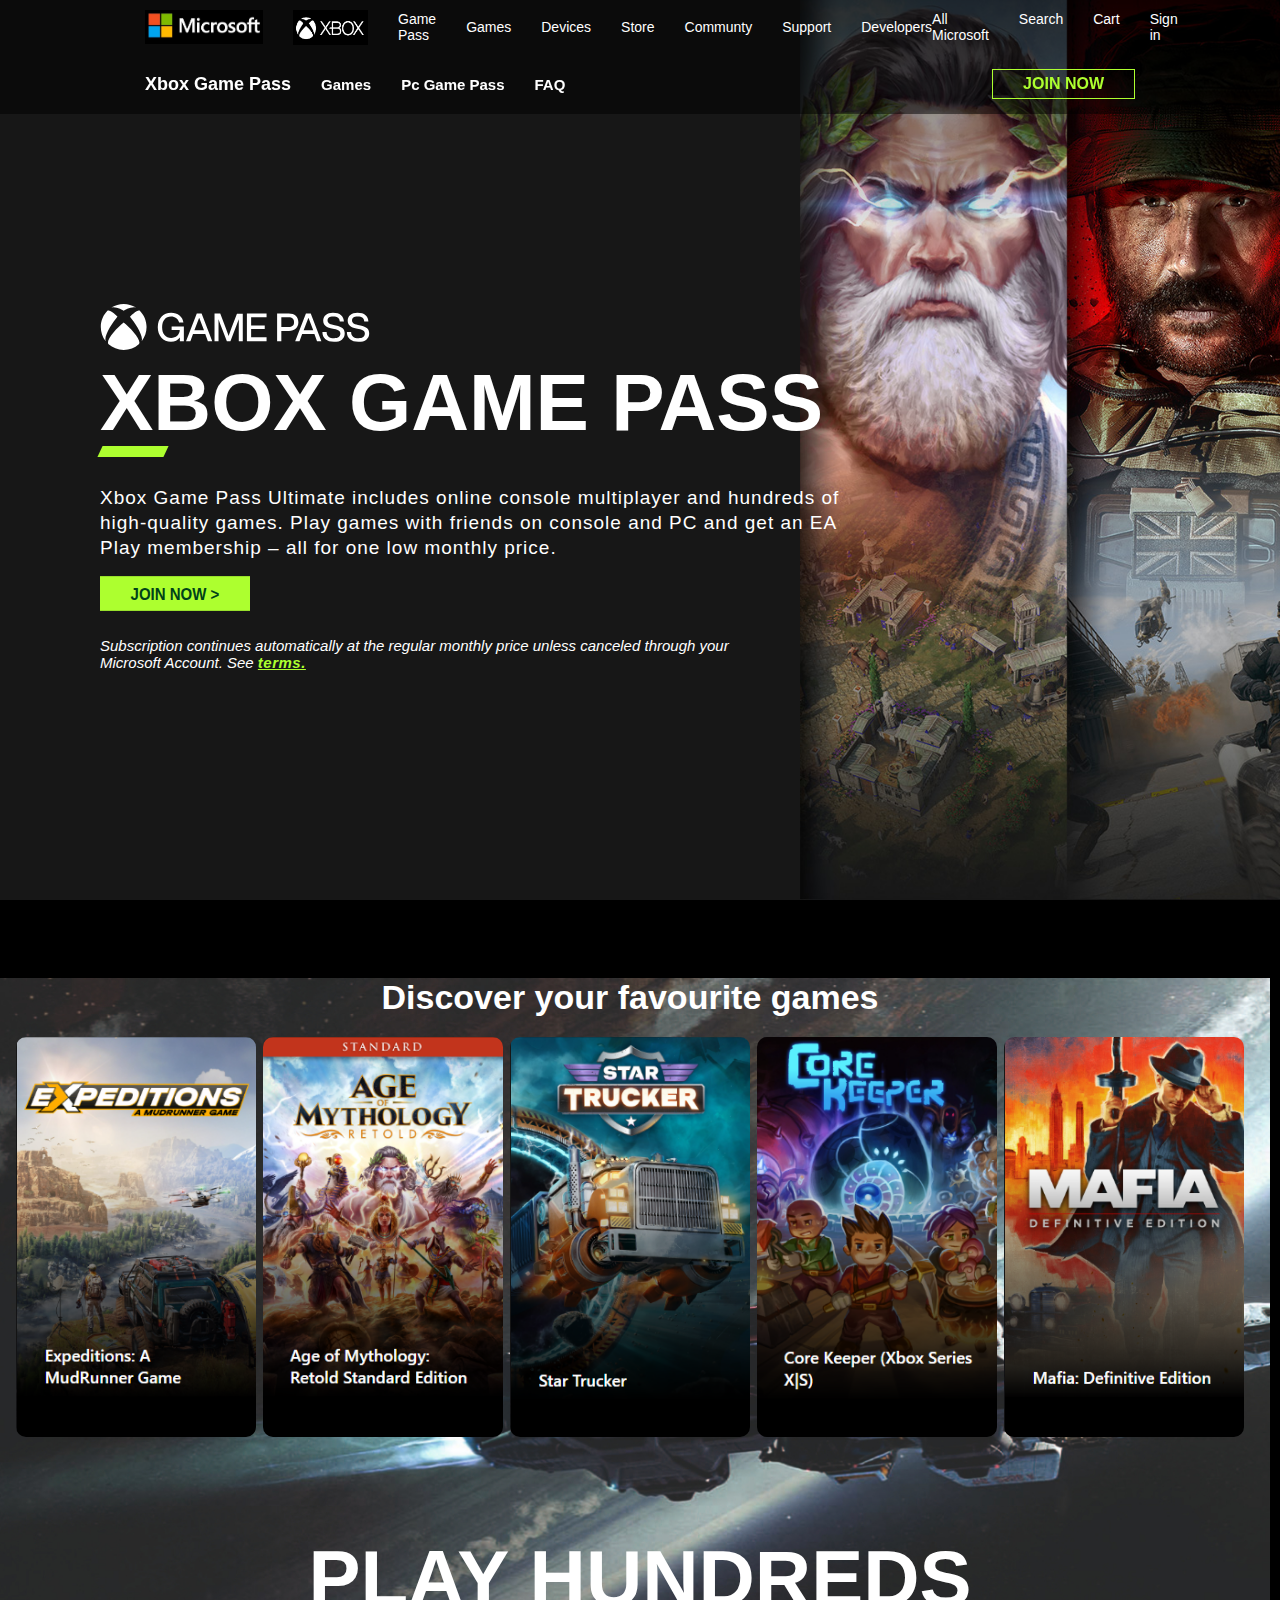
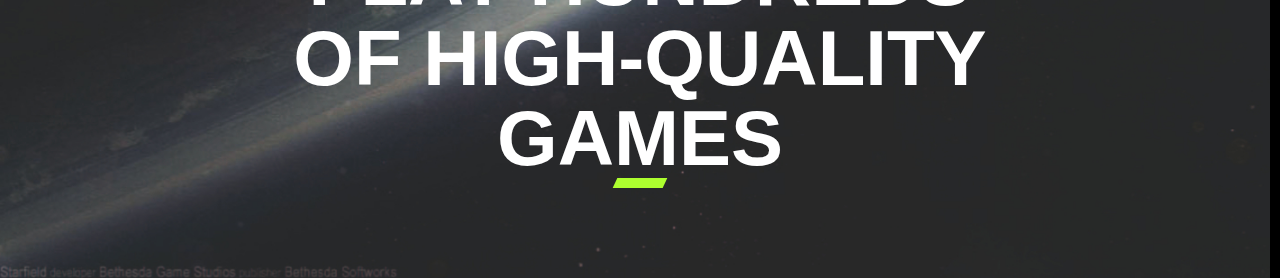
<file: index.html>
<!DOCTYPE html>
<html lang="en">

<head>
    <meta charset="UTF-8">
    <meta name="viewport" content="width=device-width, initial-scale=1.0">
    <title>Xbox</title>
    <link rel="stylesheet" href="./header.css">
    <link rel="stylesheet" href="./background1.css">
    <link rel="stylesheet" href="./header2.css">
    <link rel="stylesheet" href="gamepass.css">
</head>

<body>

    <div class="background1">

    </div>

   


    

        <div class="header">
            <div class="left">
    
                <div class="microsoftlogo">
    
                    <img class="microsoftlogo" src="./logo/microsoft-logo-02.jpeg" alt="">
    
                </div>
    
                <div class="tools1">
    
                    <div class="xboxlogo">
                        <img class="xboxlogo" src="./logo/xboxlogo.jpg" alt="">
    
                    </div>
    
                    <div class="menu1">
                        <div class="gamepass">
    
                            Game Pass
    
                        </div>
                        <div class="games">
    
                            <a href="">Games</a>
    
                        </div>
                        <div class="devices">
    
                            Devices
                        </div>
                        <div class="store">
    
                            Store
    
                        </div>
                        <div class="community">
    
                            Communty
    
                        </div>
                        <div class="support">
    
                            Support
    
                        </div>
                        <div class="developers">
    
                            Developers
    
                        </div>
    
                    </div>
    
    
                </div>
    
            </div>
    
            <div class="right">
    
                <div class="tools2">
    
                    <div class="allmicrosoft">
    
                        All Microsoft
    
                    </div>
                    <div class="search">
    
                        Search
    
                    </div>
                    <div class="cart">
    
                        Cart
    
                    </div>
                    <div class="signin">
    
                        Sign in
                    </div>
    
                </div>
    
            </div>
    
        </div>



        <div class="header2">

            <div class="left1">

                <div class="xboxgamepass">

                    Xbox Game Pass

                </div>
                <div class="Games">

                    Games
                </div>
                <div class="pcgamepass">

                    Pc Game Pass

                </div>
                <div class="faq">

                    FAQ

                </div>

            

            </div>

            <div class="right1">

                <div class="joinnow">
                    JOIN NOW
                </div>

            </div>
            
        </div>

        <div class="gamepassdiv">

            <div class="gamepass1">

                <img  class="gamepass" src="./logo/xboxgamepass.svg" alt="">

            </div>

            <h1 class="xboxgamepasstitle">

                XBOX GAME PASS

            </h1>

        
            <div class="dashdesign">
                
            </div>

            <div class="para1">
                Xbox Game Pass Ultimate includes online console multiplayer 
                and hundreds of high-quality games. Play games with friends on console
                 and PC and get an EA Play membership – all for one low monthly price.
            </div>
            
            <button class="joinnowbtn">

                JOIN NOW >

            </button>

            <em>
                Subscription continues automatically at the regular 
                monthly price unless canceled through your Microsoft Account. 
                See <span class="terms"> <a href="">terms.</a></span> 
            </em>
                

            




        </div>

        
   

 


    

    <div class="middlecontainer">

        <div class="title2">

            Discover your favourite games

        </div>

        

        <div class="gamesection">

            <div>
                <img src="./games1/game1.png" alt="">
            </div>

            <div>
                <img src="./games1/game2.png" alt="">

            </div>

            <div>

                <img src="./games1/game3.png" alt="">

            </div>

            <div>

                <img src="./games1/game4.png" alt="">

            </div>

            <div>

                <img src="./games1/game5.png" alt="">


            </div>

           
            
           
            

        </div>


        <div class="background2">

        </div>

    </div>


    

    <div class="forpara3">

    
    <div class="para3">
        PLAY HUNDREDS OF HIGH-QUALITY GAMES
    </div>

    <div class="dashdesign1">

    </div>

</div>

    


  

        

       

    
    



</body>

</html>
</file>
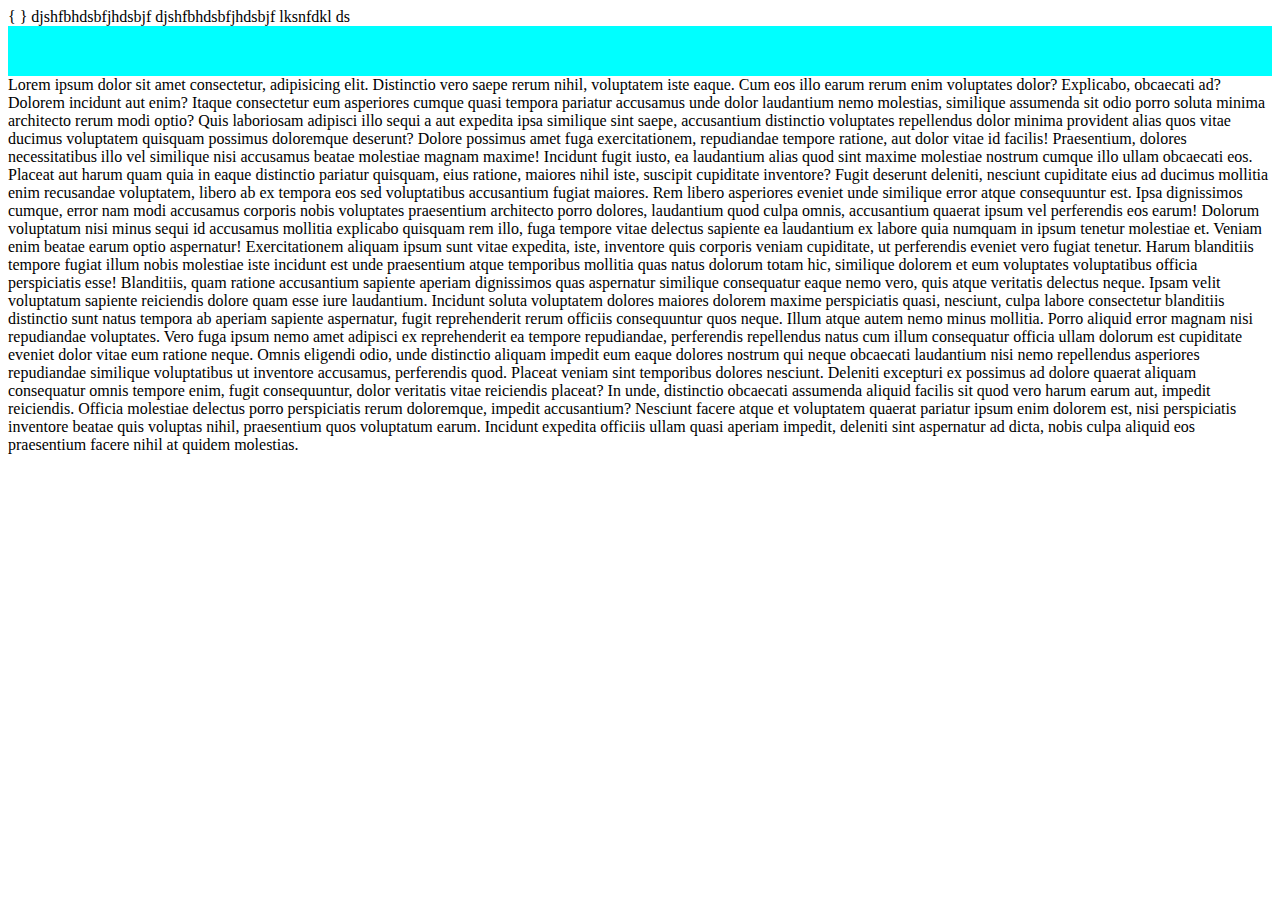
<file: practise.html>
<!DOCTYPE html>
<html lang="en">
<head>
    <meta charset="UTF-8">
    <meta name="viewport" content="width=device-width, initial-scale=1.0">
    <title>Document</title>
</head>
{
    <style>
        .s
        {
            position: sticky;
            height: 50px;
            width: 100%;
            background-color: aqua;
            top: 0;
        }
    </style>
}
<body>


    djshfbhdsbfjhdsbjf djshfbhdsbfjhdsbjf
    lksnfdkl ds
    <div class="s">
    

    </div>
    <div>Lorem ipsum dolor sit amet consectetur, adipisicing elit. Distinctio vero saepe rerum nihil, voluptatem iste eaque. Cum eos illo earum rerum enim voluptates dolor? Explicabo, obcaecati ad? Dolorem incidunt aut enim? Itaque consectetur eum asperiores cumque quasi tempora pariatur accusamus unde dolor laudantium nemo molestias, similique assumenda sit odio porro soluta minima architecto rerum modi optio? Quis laboriosam adipisci illo sequi a aut expedita ipsa similique sint saepe, accusantium distinctio voluptates repellendus dolor minima provident alias quos vitae ducimus voluptatem quisquam possimus doloremque deserunt? Dolore possimus amet fuga exercitationem, repudiandae tempore ratione, aut dolor vitae id facilis! Praesentium, dolores necessitatibus illo vel similique nisi accusamus beatae molestiae magnam maxime! Incidunt fugit iusto, ea laudantium alias quod sint maxime molestiae nostrum cumque illo ullam obcaecati eos. Placeat aut harum quam quia in eaque distinctio pariatur quisquam, eius ratione, maiores nihil iste, suscipit cupiditate inventore? Fugit deserunt deleniti, nesciunt cupiditate eius ad ducimus mollitia enim recusandae voluptatem, libero ab ex tempora eos sed voluptatibus accusantium fugiat maiores. Rem libero asperiores eveniet unde similique error atque consequuntur est. Ipsa dignissimos cumque, error nam modi accusamus corporis nobis voluptates praesentium architecto porro dolores, laudantium quod culpa omnis, accusantium quaerat ipsum vel perferendis eos earum! Dolorum voluptatum nisi minus sequi id accusamus mollitia explicabo quisquam rem illo, fuga tempore vitae delectus sapiente ea laudantium ex labore quia numquam in ipsum tenetur molestiae et. Veniam enim beatae earum optio aspernatur! Exercitationem aliquam ipsum sunt vitae expedita, iste, inventore quis corporis veniam cupiditate, ut perferendis eveniet vero fugiat tenetur. Harum blanditiis tempore fugiat illum nobis molestiae iste incidunt est unde praesentium atque temporibus mollitia quas natus dolorum totam hic, similique dolorem et eum voluptates voluptatibus officia perspiciatis esse! Blanditiis, quam ratione accusantium sapiente aperiam dignissimos quas aspernatur similique consequatur eaque nemo vero, quis atque veritatis delectus neque. Ipsam velit voluptatum sapiente reiciendis dolore quam esse iure laudantium. Incidunt soluta voluptatem dolores maiores dolorem maxime perspiciatis quasi, nesciunt, culpa labore consectetur blanditiis distinctio sunt natus tempora ab aperiam sapiente aspernatur, fugit reprehenderit rerum officiis consequuntur quos neque. Illum atque autem nemo minus mollitia. Porro aliquid error magnam nisi repudiandae voluptates. Vero fuga ipsum nemo amet adipisci ex reprehenderit ea tempore repudiandae, perferendis repellendus natus cum illum consequatur officia ullam dolorum est cupiditate eveniet dolor vitae eum ratione neque. Omnis eligendi odio, unde distinctio aliquam impedit eum eaque dolores nostrum qui neque obcaecati laudantium nisi nemo repellendus asperiores repudiandae similique voluptatibus ut inventore accusamus, perferendis quod. Placeat veniam sint temporibus dolores nesciunt. Deleniti excepturi ex possimus ad dolore quaerat aliquam consequatur omnis tempore enim, fugit consequuntur, dolor veritatis vitae reiciendis placeat? In unde, distinctio obcaecati assumenda aliquid facilis sit quod vero harum earum aut, impedit reiciendis. Officia molestiae delectus porro perspiciatis rerum doloremque, impedit accusantium? Nesciunt facere atque et voluptatem quaerat pariatur ipsum enim dolorem est, nisi perspiciatis inventore beatae quis voluptas nihil, praesentium quos voluptatum earum. Incidunt expedita officiis ullam quasi aperiam impedit, deleniti sint aspernatur ad dicta, nobis culpa aliquid eos praesentium facere nihil at quidem molestias.</div>
    <div></div>
</body>
</html>
</file>
<file: header.css>
* {
    margin: 0;
    padding: 0;
    box-sizing: border-box;
    font-family: Arial, Helvetica, sans-serif;
}



.header a
{
    color: white;
    text-decoration: none;
}

.header {
    background-color: rgba(0, 0, 0, 0.5);
    height: 54px;
    font-size: 14px;
    color: white;
    display: flex;
    justify-content: space-between;
    align-items: center;
    padding: 0px 145px;
    

}

.tools1 {
    display: flex;
    gap: 30px;
}

.menu1 {
    display: flex;
    gap: 30px;
    align-items: center;
}

.left {
    display: flex;
    gap: 30px;

}

.microsoftlogo {
    width: 118px;
    display: flex;
    align-items: center;
}

.xboxlogo {
    width: 75px;
    height: 35px;

}

.tools2 {
    display: flex;
    gap: 30px;
}
</file>
<file: background1.css>
.background1
{
  position: absolute;
  z-index: -1;
  width: 100%;
  min-height:100vh;
  max-height: 110vh;
 
}
</file>
<file: header2.css>
.header2
{
    height: 60px;
    background-color: rgb(0, 0, 0,0.5);
    color: white;
    display: flex;
    justify-content: space-between;
    padding: 0px 145px;
    position: sticky;
    top: 0;
    z-index: 1000;
    width: 100%;
}

.left1
{
    display: flex ;
    align-items: center;
    gap: 30px;
    font-size: 15px;
    font-weight: 600;
}

.right1
{
    display: flex;
    align-items: center;
}

.xboxgamepass
{
    font-size: 18px;
}

.joinnow
{
    border: 1px solid greenyellow;
    color: greenyellow;
    padding: 5px 30px;
    font-size: 16px;
    font-weight: bold;

}
</file>
<file: gamepass.css>
body{
    background-color: black;
}


.background1
{
    background-image: url(./backgrounds/background1.jpg);
    position: absolute;
    background-size: cover;
    min-height: 100vh;
}
.background2{

    background:url('./backgrounds/background2.jpg');
    background-size: cover;
    background-repeat: no-repeat;
    position: absolute;
    width: 100%;
    min-height: 100vh;
    z-index: -10;

}









.gamepassdiv
{
    color: white;
    width:  747px;
    height: 374px;
    display: flex;
    flex-direction: column;
    gap: 18px;
    margin-top: 190px;
    margin-left: 100px;
    
}

.gamepass1
{
    width: 270px;
    height: 45px;
    margin-bottom: -10px;
}

.dashdesign
{
    width: 66px;
    min-height: 11px;
    background-color: greenyellow;
    transform: skew(-25deg);
}

.xboxgamepasstitle
{
    font-size: 80px;
    font-weight: 600;
    margin-bottom: -21px;
    
}

.para1
{
    font-size: 19px;
    line-height: 25px;
    letter-spacing: 1px;
    padding-top: 10px;
}


.joinnowbtn
{
    width: 150px;
    height: 31px;
    border: none;
    color: rgb(0, 66, 25);
    padding: 5px 20px;
    font-size: 15px;
    font-weight: 900;
    background-color: greenyellow;
    transform: scaley(1.12);
}

.joinnowbtn:hover
{
    cursor: pointer;
}

em
{
    font-size: 15px;
    width: 640px;
    padding-top: 10px;
}


.terms a
{
    color: greenyellow;
    letter-spacing: 0.5px;
    font-weight: bold;
}


.img2{
    width: 100%;
}



.middlecontainer
{
    height: 460px;
    width: 100%;
    background-color: rgba(34, 20, 20,0);
    display: flex;
    flex-direction: column;
    overflow: hidden;
    align-items: center;
    gap: 20px;
    margin-top: 300px;
    padding: 0px 20px 0px 0px;

}

.gamesection
{
    display: flex;
    justify-content: center;
    align-items: center;
    gap: 7px;

}


.gamesection img,.gamesection div
{
  width: 240px;
  height: 400px;
  border-radius: 10px;
  
}


.title2
{
    

    font-size: 34px;
    font-weight: 700;
    color: white;
}

.forpara3
{
    width: 100%;
    display: flex;
    justify-content: center;
    flex-direction: column;
    align-items: center;
}


.para3
{
    margin-top: 100px;
    width: 700px;
    text-align: center;
    font-size: 78px;
    color: white;
    font-weight: 900;
    line-height: 80px;
}


.dashdesign1{
    height: 10px;
    width: 50px;
    background-color: greenyellow;
    transform: skew(-25deg);

}
</file>
